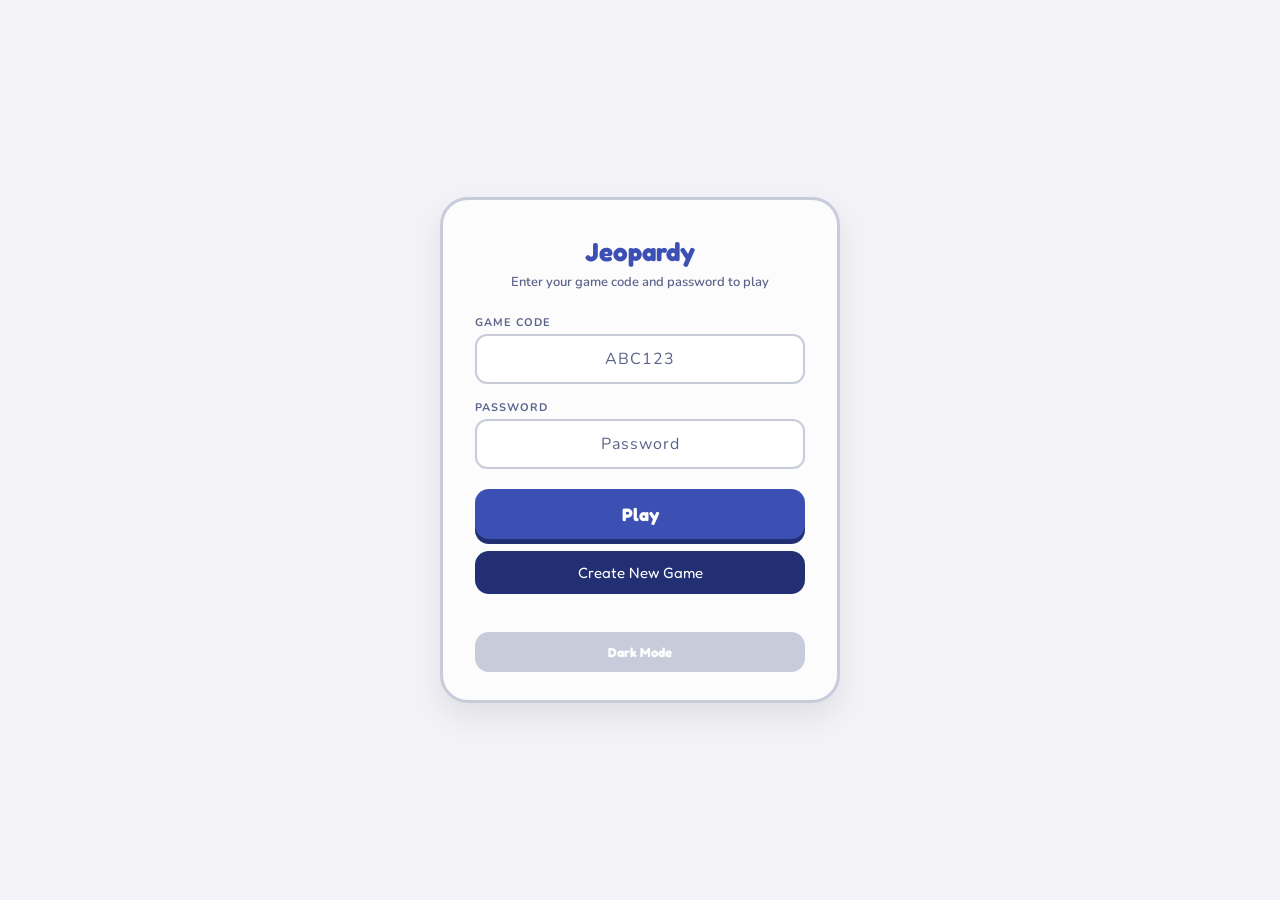
<file: Jeopardy/jeopardy.html>
<!DOCTYPE html>
<html lang="en" class="jeopardy-theme">
<head>
  <meta charset="UTF-8" />
  <meta name="viewport" content="width=device-width, initial-scale=1.0" />
  <title>Jeopardy</title>
  <link href="https://fonts.googleapis.com/css2?family=Fredoka+One&family=Nunito:wght@400;600;700;800&display=swap" rel="stylesheet">
  <link rel="stylesheet" href="../Styles.css">
  <script>
    (function() {
      const saved = localStorage.getItem("jeopardy_theme");
      if (saved === "light" || (!saved && window.matchMedia("(prefers-color-scheme: light)").matches)) {
        document.documentElement.classList.add("light-theme");
      }
    })();
  </script>
</head>
<body>
  <div id="landing">
    <div class="landing-card">
      <h1>Jeopardy</h1>
      <div class="sub">Enter your game code and password to play</div>
      <label>Game Code</label>
      <input type="text" id="inputCode" placeholder="ABC123" maxlength="6" autocomplete="off"
             onkeydown="if(event.key==='Enter')document.getElementById('inputPw').focus()">
      <label>Password</label>
      <input type="password" id="inputPw" placeholder="Password" autocomplete="off"
             onkeydown="if(event.key==='Enter')joinGame()">
      <button class="btn-play" onclick="joinGame()">Play</button>
      <a href="/admin" class="btn-create">Create New Game</a>
      <div class="landing-error" id="landingError"></div>
      <button class="btn-create" onclick="toggleTheme()" style="margin-top:8px;background:var(--border);font-size:13px;" id="landingThemeBtn">Light Mode</button>
    </div>
  </div>

  <div class="app" id="gameUI" style="display:none">
    <header>
      <h1 id="gameTitle">Jeopardy</h1>
      <p class="subtitle">Click a tile, reveal the answer, award points, and mark the clue complete.</p>
      <div class="controls">
        <button class="btn secondary" onclick="leaveGame()">Back</button>
        <button class="btn" onclick="resetBoard()">Reset Board</button>
        <button class="btn secondary" onclick="resetScores()">Reset Scores</button>
        <button class="btn secondary" id="themeToggle" onclick="toggleTheme()">Light Mode</button>
      </div>
    </header>

    <section class="scoreboard" id="scoreboard" aria-label="Scoreboard"></section>

    <main class="board" id="board" aria-label="Jeopardy board"></main>
    <p class="footer-note">Tip: After opening a clue, use the +/- buttons under each team to apply that clue's value.</p>
    <a href="/admin" class="admin-link" title="Edit game data">Admin</a>
  </div>

  <div class="modal-backdrop" id="modalBackdrop" onclick="backdropClose(event)">
    <div class="modal" role="dialog" aria-modal="true" aria-labelledby="modalMeta">
      <div class="modal-meta" id="modalMeta"></div>
      <div class="clue" id="modalQuestion"></div>
      <div class="answer" id="modalAnswer"></div>
      <div class="modal-actions">
        <button class="btn" onclick="showAnswer()">Show Answer</button>
        <button class="btn secondary" onclick="markCompleteAndClose()">Mark Complete</button>
        <button class="btn secondary" onclick="closeModal()">Close</button>
      </div>
    </div>
  </div>

  <div class="modal-backdrop" id="wagerModal">
    <div class="modal wager-modal" role="dialog" aria-modal="true">
      <div class="wager-title" id="wagerTitle">Daily Double!</div>
      <div class="wager-category" id="wagerCategory"></div>
      <label class="wager-label">Place your wager</label>
      <input type="number" id="wagerInput" class="wager-input" min="0" placeholder="0" autocomplete="off">
      <div class="wager-max" id="wagerMax"></div>
      <div class="wager-error" id="wagerError"></div>
      <div class="modal-actions">
        <button class="btn secondary" onclick="cancelWager()">Back</button>
        <button class="btn" onclick="confirmWager()">Lock In</button>
      </div>
    </div>
  </div>

  <script>
  let GAME_CODE = null;
  let GAME_PW = null;

  async function loadGameData(code, pw) {
    const res = await fetch("/api/games/" + encodeURIComponent(code) + "/data?password=" + encodeURIComponent(pw));
    if (!res.ok) return null;
    const data = await res.json();
    if (data.error) return null;
    return data;
  }

  async function joinGame() {
    const code = document.getElementById("inputCode").value.trim().toUpperCase();
    const pw = document.getElementById("inputPw").value.trim();
    const err = document.getElementById("landingError");
    err.textContent = "";

    if (!code) { err.textContent = "Enter a game code"; return; }
    if (!pw) { err.textContent = "Enter a password"; return; }

    const data = await loadGameData(code, pw);
    if (!data) { err.textContent = "Invalid game code or password"; return; }

    GAME_CODE = code;
    GAME_PW = pw;
    localStorage.setItem("jeopardy_game", JSON.stringify({ code, pw }));

    startGame(data);
  }

  function startGame(data) {
    window.GAME_DATA = { categories: data.categories, cards: data.cards };
    window.VALUES = data.values;
    window.TEAM_COUNT = data.teamCount;
    document.getElementById("gameTitle").textContent = data.name || "Jeopardy";

    document.getElementById("landing").classList.add("hidden");
    document.getElementById("gameUI").style.display = "block";

    initGame();
  }

  function leaveGame() {
    localStorage.removeItem("jeopardy_game");
    GAME_CODE = null;
    GAME_PW = null;
    document.getElementById("gameUI").style.display = "none";
    document.getElementById("landing").classList.remove("hidden");
    document.getElementById("inputCode").value = "";
    document.getElementById("inputPw").value = "";
    document.getElementById("landingError").textContent = "";
  }

  (async function() {
    const saved = localStorage.getItem("jeopardy_game") || localStorage.getItem("jeopardy_admin");
    if (!saved) return;
    try {
      const { code, pw } = JSON.parse(saved);
      const data = await loadGameData(code, pw);
      if (!data) { localStorage.removeItem("jeopardy_game"); return; }
      GAME_CODE = code;
      GAME_PW = pw;
      localStorage.setItem("jeopardy_game", JSON.stringify({ code, pw }));
      startGame(data);
    } catch (e) {
      localStorage.removeItem("jeopardy_game");
    }
  })();
  </script>
  <script src="jeopardy.js"></script>
</body>
</html>
</file>
<file: Styles.css>
/* ══════════════════════════════════════════
   1. Reset
   ══════════════════════════════════════════ */
*, *::before, *::after { box-sizing: border-box; margin: 0; padding: 0; }

/* ══════════════════════════════════════════
   2. Home Theme Variables
   ══════════════════════════════════════════ */
:root {
  --bg-page: #f8fafc;
  --text-body: #1e293b;
  --blue-h: 214;
  --blue-s: 21%;
  --blue-l: 46%;
  --nav-bg: hsl(var(--blue-h), var(--blue-s), var(--blue-l));
  --btn-bg: hsl(var(--blue-h), calc(var(--blue-s) + 15%), calc(var(--blue-l) - 12%));
  --btn-hover: hsl(var(--blue-h), calc(var(--blue-s) + 15%), calc(var(--blue-l) - 20%));
  --glow-color: hsla(var(--blue-h), var(--blue-s), var(--blue-l), .4);
  --navbar-height: 60px;
}

/* ══════════════════════════════════════════
   3. Home Dark Theme
   ══════════════════════════════════════════ */
.dark-theme {
  --bg-page: #020617;
  --text-body: #f8fafc;
  --blue-l: 15%;
  --nav-bg: hsl(var(--blue-h), var(--blue-s), var(--blue-l));
  --btn-bg: hsl(var(--blue-h), calc(var(--blue-s) + 10%), calc(var(--blue-l) + 12%));
  --btn-hover: hsl(var(--blue-h), calc(var(--blue-s) + 15%), calc(var(--blue-l) + 20%));
}

/* ══════════════════════════════════════════
   4. Jeopardy Theme Variables
   ══════════════════════════════════════════ */
.jeopardy-theme {
  --cols: 6;

  --blue-h: 230;
  --blue-s: 50%;
  --blue-l: 47%;

  --page-bg: hsl(var(--blue-h), var(--blue-s), 8%);
  --panel-bg: hsl(var(--blue-h), var(--blue-s), 12%);
  --input-bg: hsl(var(--blue-h), calc(var(--blue-s) - 5%), 7%);
  --border: hsl(var(--blue-h), var(--blue-s), 27%);
  --border-light: hsl(var(--blue-h), var(--blue-s), 34%);

  --text: hsl(var(--blue-h), 40%, 91%);
  --text-muted: hsl(var(--blue-h), 28%, 58%);

  --accent: hsl(var(--blue-h), var(--blue-s), var(--blue-l));
  --accent-light: hsl(var(--blue-h), var(--blue-s), calc(var(--blue-l) + 9%));
  --accent-dark: hsl(var(--blue-h), var(--blue-s), calc(var(--blue-l) - 11%));
  --accent-shadow: hsl(var(--blue-h), calc(var(--blue-s) + 4%), calc(var(--blue-l) - 22%));

  --tile-bg-top: hsl(var(--blue-h), calc(var(--blue-s) + 3%), calc(var(--blue-l) - 6%));
  --tile-used-bg: hsla(0, 0%, 100%, 0.06);
  --tile-used-color: hsla(0, 0%, 100%, 0.18);
  --tile-text-color: hsl(0, 0%, 100%);

  --category-bg: hsl(var(--blue-h), calc(var(--blue-s) - 2%), calc(var(--blue-l) - 21%));
  --category-text: hsl(0, 0%, 100%);

  --overlay: hsla(0, 0%, 0%, 0.5);
  --glass: hsla(0, 0%, 100%, 0.08);
  --glass-border: hsla(0, 0%, 100%, 0.15);
  --shadow: 0 14px 30px hsla(0, 0%, 0%, 0.35);

  --secondary-text: hsl(var(--blue-h), 15%, 45%);
  --muted-text: hsl(var(--blue-h), 18%, 49%);
  --card-bg: hsl(var(--blue-h), calc(var(--blue-s) - 8%), 11%);
  --delete-bg: hsla(var(--blue-h), calc(var(--blue-s) - 10%), 30%, 0.4);
  --delete-bg-hover: hsla(var(--blue-h), calc(var(--blue-s) - 10%), 30%, 0.3);
  --hover-accent: hsla(var(--blue-h), calc(var(--blue-s) - 10%), 45%, 0.3);
  --glow-accent: hsla(var(--blue-h), var(--blue-s), var(--blue-l), 0.4);
  --glow-shadow: hsla(var(--blue-h), calc(var(--blue-s) - 10%), 30%, 0.4);
}

/* ══════════════════════════════════════════
   5. Jeopardy Light Theme
   ══════════════════════════════════════════ */
.jeopardy-theme.light-theme {
  --page-bg: hsl(var(--blue-h), 20%, 96%);
  --panel-bg: hsl(var(--blue-h), 25%, 99%);
  --input-bg: hsl(0, 0%, 100%);
  --border: hsl(var(--blue-h), 20%, 82%);
  --border-light: hsl(var(--blue-h), 20%, 75%);

  --text: hsl(var(--blue-h), 30%, 15%);
  --text-muted: hsl(var(--blue-h), 20%, 45%);

  --accent: hsl(var(--blue-h), var(--blue-s), var(--blue-l));
  --accent-light: hsl(var(--blue-h), var(--blue-s), calc(var(--blue-l) + 5%));
  --accent-dark: hsl(var(--blue-h), var(--blue-s), calc(var(--blue-l) - 8%));
  --accent-shadow: hsl(var(--blue-h), calc(var(--blue-s) + 4%), calc(var(--blue-l) - 18%));

  --tile-bg-top: hsl(var(--blue-h), calc(var(--blue-s) + 5%), calc(var(--blue-l) + 10%));
  --tile-used-bg: hsla(0, 0%, 0%, 0.04);
  --tile-used-color: hsla(0, 0%, 0%, 0.2);
  --tile-text-color: hsl(0, 0%, 100%);

  --category-bg: hsl(var(--blue-h), calc(var(--blue-s) - 5%), calc(var(--blue-l) + 15%));
  --category-text: hsl(0, 0%, 100%);

  --overlay: hsla(0, 0%, 0%, 0.3);
  --glass: hsla(var(--blue-h), var(--blue-s), var(--blue-l), 0.06);
  --glass-border: hsla(var(--blue-h), var(--blue-s), var(--blue-l), 0.15);
  --shadow: 0 14px 30px hsla(0, 0%, 0%, 0.08);

  --card-bg: hsl(var(--blue-h), 20%, 97%);
  --delete-bg: hsla(var(--blue-h), 40%, 80%, 0.4);
  --delete-bg-hover: hsla(var(--blue-h), 40%, 75%, 0.3);
  --hover-accent: hsla(var(--blue-h), 40%, 75%, 0.2);
  --glow-accent: hsla(var(--blue-h), var(--blue-s), var(--blue-l), 0.2);
  --glow-shadow: hsla(var(--blue-h), 40%, 70%, 0.2);
}

/* ══════════════════════════════════════════
   6. Global Base
   ══════════════════════════════════════════ */
body {
  font-family: Arial, Helvetica, sans-serif;
  background: var(--bg-page);
  color: var(--text-body);
  min-height: 100vh;
  transition: background .4s, color .4s;
}

.jeopardy-theme body {
  font-family: 'Nunito', 'Segoe UI', sans-serif;
  background: var(--page-bg);
  color: var(--text);
}

button, input, textarea, select { font: inherit; }

/* ══════════════════════════════════════════
   7. Home Navbar
   ══════════════════════════════════════════ */
.nav-bar-wrapper {
  height: var(--navbar-height);
  display: flex;
  justify-content: flex-end;
  align-items: center;
  gap: 15px;
  padding: 0 20px;
}

.nav-background {
  display: flex;
  gap: 5px;
  padding: 5px;
  background: var(--nav-bg);
  border-radius: 18px;
}

.nav-button,
.theme-toggle-btn {
  background: var(--btn-bg);
  color: white;
  border: none;
  border-radius: 16px;
  padding: 10px 16px;
  font-weight: bold;
  cursor: pointer;
  text-decoration: none;
  transition: .3s;
}

.nav-button:hover,
.theme-toggle-btn:hover {
  background: var(--btn-hover);
  box-shadow: 0 0 15px var(--glow-color);
}

/* ══════════════════════════════════════════
   8. Home Main Container
   ══════════════════════════════════════════ */
.hollow-box {
  width: calc(100vw - 20px);
  height: calc(100vh - var(--navbar-height) - 20px);
  margin: 10px auto;
  border: 2px solid var(--btn-bg);
  border-radius: 22px;
  padding: 10px;
}

/* ══════════════════════════════════════════
   9. Home Recipe App Layout
   ══════════════════════════════════════════ */
.recipe-app {
  width: calc(100vw - 20px);
  height: calc(100vh - var(--navbar-height) - 20px);
  margin: 10px auto;
  display: flex;
  border: 2px solid var(--btn-bg);
  border-radius: 22px;
  overflow: hidden;
}

.recipe-sidebar {
  width: 320px;
  display: flex;
  flex-direction: column;
  background: var(--nav-bg);
  padding: 12px;
}

#search {
  width: 100%;
  padding: 12px;
  border: none;
  border-radius: 16px;
  background: var(--bg-page);
  color: var(--text-body);
  margin-bottom: 12px;
}

#recipeList {
  flex: 1;
  overflow-y: auto;
}

.recipe-card {
  background: var(--btn-bg);
  color: white;
  padding: 12px 18px;
  margin-bottom: 10px;
  border-radius: 18px;
  cursor: pointer;
  transition: .25s;
}

.recipe-card:hover {
  background: var(--btn-hover);
  box-shadow: 0 0 15px var(--glow-color);
  transform: translateY(-2px);
}

.recipe-card-title { font-weight: bold; }
.recipe-card-tags { opacity: .8; font-size: .85rem; }

.recipe-main {
  flex: 1;
  padding: 20px;
  overflow-y: auto;
  display: flex;
  flex-direction: column;
}

.recipe-main input,
.recipe-main textarea {
  width: 100%;
  padding: 12px;
  margin-bottom: 14px;
  border: 2px solid var(--btn-bg);
  border-radius: 18px;
  background: var(--bg-page);
  color: var(--text-body);
  font-size: 15px;
  font-family: inherit;
}

.recipe-main textarea { min-height: 150px; resize: vertical; }

.recipe-main input:focus,
.recipe-main textarea:focus {
  outline: none;
  box-shadow: 0 0 15px var(--glow-color);
}

pre {
  white-space: pre-wrap;
  font-family: inherit;
  background: var(--bg-page);
  border: 2px solid var(--btn-bg);
  border-radius: 18px;
  padding: 15px;
}

/* ══════════════════════════════════════════
   10. Home Buttons
   ══════════════════════════════════════════ */
button {
  background: var(--btn-bg);
  color: white;
  border: none;
  border-radius: 18px;
  padding: 12px 18px;
  font-weight: bold;
  cursor: pointer;
  transition: .25s;
}

button:hover {
  background: var(--btn-hover);
  box-shadow: 0 0 15px var(--glow-color);
}

button:active { transform: scale(.96); }

/* ══════════════════════════════════════════
   11. Home File Inputs
   ══════════════════════════════════════════ */
input[type=file] {
  padding: 10px;
  border-radius: 18px;
  border: 2px solid var(--btn-bg);
  background: var(--bg-page);
  color: var(--text-body);
}

input[type=file]::file-selector-button {
  background: var(--btn-bg);
  color: white;
  border: none;
  border-radius: 14px;
  padding: 10px;
  cursor: pointer;
}

/* ══════════════════════════════════════════
   12. Home Edit/View Viewstates
   ══════════════════════════════════════════ */
#viewMode {
  animation: fade .2s ease;
  flex: 1;
  display: flex;
  flex-direction: column;
}

#viewMode.empty { align-items: center; justify-content: center; text-align: center; }
#viewMode:not(.empty) { align-items: flex-start; justify-content: flex-start; text-align: left; }

#editMode { animation: fade .2s ease; }

@keyframes fade { from { opacity: 0; } to { opacity: 1; } }

/* ══════════════════════════════════════════
   13. Home Delete Modal
   ══════════════════════════════════════════ */
.modal-overlay {
  position: fixed; top: 0; left: 0;
  width: 100vw; height: 100vh;
  background: rgba(0, 0, 0, 0.6);
  backdrop-filter: blur(3px);
  display: flex; justify-content: center; align-items: center;
  z-index: 1000;
  opacity: 0; pointer-events: none;
  transition: opacity 0.2s ease;
}

.modal-overlay.active { opacity: 1; pointer-events: auto; }

.modal-overlay .modal-box {
  background: var(--bg-page);
  border: 2px solid var(--btn-bg);
  border-radius: 22px;
  padding: 24px;
  max-width: 400px;
  width: 90%;
  text-align: center;
  box-shadow: 0 10px 25px rgba(0, 0, 0, 0.3);
  transform: scale(0.9);
  transition: transform 0.2s ease;
}

.modal-overlay.active .modal-box { transform: scale(1); }
.modal-overlay .modal-box h3 { margin-top: 0; color: var(--text-body); }
.modal-overlay .modal-box p { color: var(--text-body); opacity: 0.9; margin-bottom: 24px; }

.modal-buttons { display: flex; justify-content: center; gap: 12px; }

.btn-danger { background: #ef4444; }
.btn-danger:hover { background: #dc2626; box-shadow: 0 0 15px rgba(239, 68, 68, 0.4); }

.btn-secondary { background: #64748b; }
.btn-secondary:hover { background: #475569; box-shadow: 0 0 15px rgba(100, 116, 139, 0.4); }

/* ══════════════════════════════════════════
   14. Jeopardy Shared Buttons
   ══════════════════════════════════════════ */
.jeopardy-theme .btn {
  border: 0;
  border-radius: 10px;
  padding: 10px 14px;
  background: var(--accent);
  color: rgba(255,255,255,1);
  font-weight: 700;
  cursor: pointer;
  box-shadow: 0 5px 0 var(--accent-shadow);
  transition: transform .08s ease, box-shadow .08s ease, filter .2s ease;
  display: inline-flex;
  align-items: center;
  gap: 6px;
}
.jeopardy-theme .btn:hover { filter: brightness(1.05); }
.jeopardy-theme .btn:active { transform: translateY(3px); box-shadow: 0 2px 0 var(--accent-shadow); }

.jeopardy-theme .btn.secondary {
  background: var(--panel-bg);
  color: var(--text);
  border: 2px solid var(--border);
  box-shadow: 0 5px 0 rgba(26,26,55,1);
}
.jeopardy-theme .btn.secondary:hover { border-color: var(--border-light); }

/* ══════════════════════════════════════════
   15. Jeopardy Landing Page
   ══════════════════════════════════════════ */
#landing {
  position: fixed; inset: 0; z-index: 100;
  background: var(--page-bg);
  display: flex; align-items: center; justify-content: center;
}
#landing.hidden { display: none; }

.landing-card {
  background: var(--panel-bg); border: 3px solid var(--border);
  border-radius: 28px; padding: 36px 32px 28px;
  width: 100%; max-width: 400px; text-align: center;
  box-shadow: var(--shadow);
  animation: pop 0.3s ease;
}
@keyframes pop { from { transform: scale(0.9); opacity: 0; } to { transform: scale(1); opacity: 1; } }

.landing-card h1 {
  font-family: 'Fredoka One', cursive; font-size: 26px;
  color: var(--accent); margin-bottom: 6px;
}
.landing-card .sub {
  font-size: 13px; color: var(--text-muted); margin-bottom: 24px; font-weight: 600;
}

.landing-card label {
  display: block; font-size: 11px; color: var(--text-muted);
  margin-bottom: 4px; font-weight: 700; text-transform: uppercase;
  letter-spacing: 1px; text-align: left;
}
.landing-card input {
  width: 100%; background: var(--input-bg); border: 2px solid var(--border);
  color: var(--text); padding: 12px 16px; border-radius: 12px;
  font-family: 'Nunito', sans-serif; font-size: 16px; font-weight: 700;
  outline: none; transition: border-color 0.2s;
  margin-bottom: 16px; text-align: center;
  letter-spacing: 3px;
}
.landing-card input:focus { border-color: var(--accent); }
.landing-card input::placeholder { letter-spacing: 1px; font-weight: 400; color: var(--text-muted); }

.landing-card .btn-play {
  width: 100%; border: none; padding: 14px; border-radius: 14px;
  background: var(--accent);
  color: rgba(255,255,255,1); font-family: 'Fredoka One', cursive; font-size: 18px;
  cursor: pointer; box-shadow: 0 5px 0 var(--accent-shadow);
  transition: all 0.15s; margin-top: 4px;
}
.landing-card .btn-play:hover { filter: brightness(1.08); }
.landing-card .btn-play:active { box-shadow: 0 2px 0 var(--accent-shadow); transform: translateY(3px); }

.landing-error {
  color: var(--accent); font-weight: 700; font-size: 13px;
  margin-top: 12px; min-height: 18px;
}

.btn-create {
  width: 100%; border: none; padding: 12px; border-radius: 14px;
  background: var(--accent-shadow);
  color: rgba(255,255,255,1); font-family: 'Fredoka One', cursive; font-size: 15px;
  cursor: pointer; box-shadow: 0 5px 0 var(--panel-bg);
  transition: all 0.15s; margin-top: 12px;
  text-decoration: none; display: block; text-align: center;
}
.btn-create:hover { filter: brightness(1.1); }
.btn-create:active { box-shadow: 0 2px 0 var(--panel-bg); transform: translateY(3px); }

/* ══════════════════════════════════════════
   16. Jeopardy Game Board
   ══════════════════════════════════════════ */
.app { max-width: 1280px; margin: 0 auto; padding: 24px; }

header { text-align: center; margin-bottom: 20px; }

.app h1 {
  margin: 0;
  font-size: clamp(2rem, 5vw, 3rem);
  color: var(--accent);
  letter-spacing: 2px;
  text-shadow: 3px 3px 0 rgba(0,0,0,0.3);
}

.subtitle {
  color: var(--text-muted);
  margin: 8px 0 18px;
  font-size: 1.05rem;
}

.controls {
  display: flex;
  flex-wrap: wrap;
  justify-content: center;
  gap: 10px;
  margin: 14px 0 24px;
}

.scoreboard {
  display: grid;
  grid-template-columns: repeat(auto-fit, minmax(220px, 1fr));
  gap: 12px;
  margin-bottom: 22px;
}

.team {
  background: var(--glass);
  border: 2px solid var(--glass-border);
  border-radius: 16px;
  padding: 12px;
  box-shadow: var(--shadow);
  backdrop-filter: blur(5px);
}

.team-top { display: flex; align-items: center; gap: 8px; margin-bottom: 10px; }
.team-name {
  width: 100%;
  background: var(--input-bg);
  border: 2px solid var(--border);
  border-radius: 8px;
  padding: 8px;
  color: var(--text);
  font-weight: 700;
}
.team-name:focus { border-color: var(--accent); outline: none; }

.score {
  font-size: 2rem;
  font-weight: 900;
  color: var(--accent-light);
  text-align: center;
  margin: 4px 0 10px;
}
.score-buttons { display: flex; gap: 8px; justify-content: center; }
.score-buttons button { min-width: 44px; }

.board {
  display: grid;
  grid-template-columns: repeat(var(--cols), 1fr);
  gap: 8px;
  background: rgba(0,0,0,0.3);
  padding: 8px;
  border-radius: 10px;
  box-shadow: var(--shadow);
}

.category {
  background: var(--category-bg);
  min-height: 92px;
  display: flex;
  align-items: center;
  justify-content: center;
  text-align: center;
  padding: 10px;
  border-radius: 6px;
  color: var(--category-text);
  font-size: clamp(.8rem, 1.3vw, 1.05rem);
  font-weight: 900;
  text-transform: uppercase;
  line-height: 1.15;
  border: 2px solid color-mix(in srgb, var(--category-bg) 10%, var(--tile-bg-top));
}

.tile {
  min-height: 95px;
  border: 0;
  border-radius: 6px;
  background: var(--tile-bg-top);
  color: var(--tile-text-color);
  font-size: clamp(1.65rem, 3vw, 3rem);
  font-weight: 900;
  cursor: pointer;
  text-shadow: 2px 2px 0 rgba(0,0,0,0.3);
  border: 2px solid color-mix(in srgb, var(--tile-bg-top) 10%, var(--category-bg));
  transition: transform .12s ease, filter .12s ease, opacity .2s ease;
}

.tile:hover { transform: scale(1.03); filter: brightness(1.08); }
.tile.empty {
  background: rgba(255,255,255,0.03);
  border: 2px dashed rgba(255,255,255,0.08);
  cursor: default;
  opacity: 0.3;
}
.tile.empty:hover { transform: none; filter: none; }
.tile.used {
  color: var(--tile-used-color);
  background: var(--tile-used-bg);
  border-color: rgba(255,255,255,0.05);
  cursor: default;
  text-shadow: none;
}
.tile.used:hover { transform: none; filter: none; }

.footer-note {
  text-align: center;
  color: var(--text-muted);
  margin-top: 18px;
  font-size: .9rem;
}

.admin-link {
  position: fixed;
  bottom: 14px;
  right: 14px;
  background: var(--glass);
  color: var(--text-muted);
  text-decoration: none;
  font-size: 11px;
  padding: 5px 10px;
  border-radius: 4px;
  border: 1px solid var(--glass-border);
  transition: all 0.2s;
}
.admin-link:hover {
  background: var(--accent);
  color: rgba(255,255,255,1);
  border-color: var(--accent);
}

/* ══════════════════════════════════════════
   17. Jeopardy Game Modal
   ══════════════════════════════════════════ */
.modal-backdrop {
  position: fixed; inset: 0;
  background: var(--overlay);
  backdrop-filter: blur(4px);
  display: none; align-items: center; justify-content: center;
  padding: 24px; z-index: 20;
}

.modal-backdrop.show { display: flex; }

.modal {
  max-width: 920px; width: 100%;
  background: var(--panel-bg);
  border: 4px solid var(--accent);
  border-radius: 18px;
  padding: clamp(18px, 4vw, 38px);
  box-shadow: 0 30px 80px rgba(0,0,0,0.6);
  text-align: center;
}

.modal-meta {
  color: var(--accent-light);
  font-weight: 900;
  text-transform: uppercase;
  letter-spacing: 1px;
  margin-bottom: 18px;
}

.clue {
  font-size: clamp(1.45rem, 3.3vw, 2.7rem);
  line-height: 1.22;
  font-weight: 800;
  margin: 18px 0 26px;
  color: var(--text);
}

.answer {
  display: none;
  background: var(--input-bg);
  border: 2px solid var(--border);
  border-radius: 14px;
  padding: 18px;
  margin: 16px 0;
  color: var(--accent-light);
  font-size: clamp(1.1rem, 2.1vw, 1.7rem);
  line-height: 1.3;
  font-weight: 800;
}

.answer.show { display: block; }
.modal-actions { display: flex; flex-wrap: wrap; justify-content: center; gap: 10px; margin-top: 20px; }

.wager-modal { max-width: 420px; text-align: center; }
.wager-title {
  font-family: 'Fredoka One', cursive; font-size: 28px;
  color: var(--accent); text-shadow: 2px 2px 0 rgba(0,0,0,0.3);
  margin-bottom: 4px;
}
.wager-category {
  color: var(--text-muted); font-weight: 700; font-size: 14px;
  text-transform: uppercase; letter-spacing: 1px; margin-bottom: 24px;
}
.wager-label {
  display: block; font-size: 12px; color: var(--text-muted);
  text-transform: uppercase; letter-spacing: 1px; font-weight: 700;
  margin-bottom: 8px;
}
.wager-input {
  width: 100%;
  background: var(--input-bg);
  border: 3px solid var(--accent);
  border-radius: 14px;
  padding: 16px;
  color: var(--text);
  font-size: 32px;
  font-weight: 900;
  text-align: center;
  letter-spacing: 2px;
  outline: none;
  font-family: 'Fredoka One', cursive;
  margin-bottom: 8px;
  transition: border-color 0.2s;
}
.wager-input:focus { border-color: var(--accent-light); }
.wager-max { color: var(--text-muted); font-size: 13px; margin-bottom: 4px; }
.wager-error {
  color: var(--accent); font-weight: 700; font-size: 13px;
  min-height: 20px; margin-bottom: 8px;
}

/* ══════════════════════════════════════════
   18. Jeopardy Admin Panel
   ══════════════════════════════════════════ */
.admin-page { padding: 0; }

.admin-page .header {
  background: var(--accent);
  padding: 18px 28px;
  display: flex;
  align-items: center;
  gap: 16px;
  box-shadow: 0 4px 20px var(--glow-accent);
}
.admin-page .header h1 {
  font-family: 'Fredoka One', cursive;
  font-size: 24px;
  color: rgba(255,255,255,1);
  text-shadow: 2px 2px 0 rgba(0,0,0,0.2);
}
.admin-page .header .back {
  margin-left: auto;
  color: rgba(255,255,255,0.8);
  text-decoration: none;
  font-weight: 700;
  font-size: 13px;
  padding: 8px 16px;
  border-radius: 20px;
  background: rgba(255,255,255,0.15);
  transition: all 0.2s;
  border: none;
  box-shadow: none;
}
.admin-page .header .back:hover { background: rgba(255,255,255,0.25); color: rgba(255,255,255,1); }

#toast {
  position: fixed; top: 20px; right: 24px; z-index: 200; pointer-events: none;
  padding: 12px 24px; border-radius: 30px; font-weight: 800; font-size: 14px;
  opacity: 0; transform: translateY(-10px); transition: all 0.3s;
}
#toast.show { opacity: 1; transform: translateY(0); }
#toast.ok { background: var(--accent); color: rgba(255,255,255,1); box-shadow: 0 4px 16px var(--glow-accent); }
#toast.err { background: var(--accent-shadow); color: var(--text); box-shadow: 0 4px 16px var(--delete-bg); }

.admin-page .container { max-width: 960px; margin: 0 auto; padding: 28px 20px; }

.bubble {
  background: var(--panel-bg);
  border: 3px solid var(--border);
  border-radius: 24px;
  padding: 22px 24px;
  margin-bottom: 22px;
  box-shadow: 0 6px 24px rgba(0,0,0,0.3);
}
.bubble-title {
  font-family: 'Fredoka One', cursive;
  font-size: 16px;
  color: var(--accent);
  margin-bottom: 14px;
  display: flex;
  align-items: center;
  gap: 10px;
}

.admin-page label {
  display: block; font-size: 11px; color: var(--text-muted);
  margin-bottom: 4px; font-weight: 700; text-transform: uppercase;
  letter-spacing: 1px;
}
.admin-page input[type="text"],
.admin-page input[type="number"],
.admin-page textarea,
.admin-page select {
  width: 100%; background: var(--input-bg); border: 2px solid var(--border);
  color: var(--text); padding: 10px 14px; border-radius: 12px;
  font-family: 'Nunito', sans-serif; font-size: 14px;
  outline: none; transition: border-color 0.2s;
}
.admin-page input:focus,
.admin-page textarea:focus,
.admin-page select:focus { border-color: var(--accent); }
.admin-page textarea { resize: vertical; min-height: 60px; line-height: 1.5; }
.admin-page select {
  cursor: pointer; appearance: none;
  background-image: url("data:image/svg+xml,%3Csvg xmlns='http://www.w3.org/2000/svg' width='12' height='8'%3E%3Cpath d='M1 1l5 5 5-5' stroke='%237882af' stroke-width='2' fill='none'/%3E%3C/svg%3E");
  background-repeat: no-repeat; background-position: right 12px center;
  padding-right: 32px;
}
.admin-page select option { background: var(--input-bg); color: var(--text); }

.settings-row { display: flex; gap: 16px; align-items: flex-end; flex-wrap: wrap; }
.settings-row > div { min-width: 140px; }
.settings-row input[type="number"] { width: 100px; text-align: center; }

.admin-page .btn-save {
  background: var(--accent);
  color: rgba(255,255,255,1); box-shadow: 0 4px 0 var(--accent-dark);
}
.admin-page .btn-save:hover { filter: brightness(1.08); }
.admin-page .btn-save:active { box-shadow: 0 2px 0 var(--accent-dark); transform: translateY(2px); }

.admin-page .btn-discard {
  background: var(--border); color: var(--secondary-text);
  box-shadow: 0 4px 0 var(--accent-shadow);
}
.admin-page .btn-discard:hover { background: var(--border-light); }
.admin-page .btn-discard:active { box-shadow: 0 2px 0 var(--accent-shadow); transform: translateY(2px); }

.admin-page .btn-add {
  background: var(--accent);
  color: rgba(255,255,255,1); box-shadow: 0 4px 0 var(--accent-dark);
  font-size: 13px; padding: 8px 16px; border-radius: 16px;
}
.admin-page .btn-add:hover { filter: brightness(1.08); }
.admin-page .btn-add:active { box-shadow: 0 2px 0 var(--accent-dark); transform: translateY(2px); }

.admin-page .btn-add-big {
  background: linear-gradient(135deg, var(--accent), var(--accent-dark));
  color: rgba(255,255,255,1); box-shadow: 0 4px 0 var(--accent-shadow);
  padding: 14px 24px; border-radius: 18px; font-size: 15px;
  width: 100%; justify-content: center;
}
.admin-page .btn-add-big:hover { filter: brightness(1.08); }
.admin-page .btn-add-big:active { box-shadow: 0 2px 0 var(--accent-shadow); transform: translateY(2px); }

.btn-remove-cat {
  background: transparent; color: var(--accent-light); font-size: 12px;
  padding: 6px 12px; border-radius: 10px; box-shadow: none;
}
.btn-remove-cat:hover { background: var(--hover-accent); }

.btn-back {
  background: var(--border); color: var(--secondary-text); box-shadow: 0 4px 0 var(--accent-shadow);
  font-size: 13px; padding: 8px 16px; border-radius: 16px;
}
.btn-back:hover { background: var(--border-light); }

.btn-delete-game {
  background: var(--delete-bg); color: var(--accent-light); box-shadow: none;
  font-size: 12px; padding: 6px 12px; border-radius: 10px;
}
.btn-delete-game:hover { background: var(--accent-shadow); color: rgba(255,255,255,1); }

.actions { display: flex; gap: 12px; justify-content: flex-end; padding: 10px 0 40px; }

.cat-card {
  background: var(--card-bg); border: 2px solid var(--border);
  border-radius: 20px; padding: 18px 20px; margin-bottom: 16px;
  transition: border-color 0.2s;
}
.cat-card:hover { border-color: var(--border-light); }

.cat-header { display: flex; align-items: center; gap: 12px; margin-bottom: 14px; }
.cat-header .cat-color { width: 14px; height: 14px; border-radius: 50%; flex-shrink: 0; }
.cat-header input {
  flex: 1; background: transparent; border: none; border-bottom: 2px solid var(--border);
  color: var(--accent); font-family: 'Fredoka One', cursive; font-size: 18px;
  padding: 4px 0; border-radius: 0;
}
.cat-header input:focus { border-bottom-color: var(--accent); }
.cat-actions { display: flex; gap: 6px; margin-left: auto; }

.q-row {
  display: grid; grid-template-columns: 30px 90px 1fr 1fr 40px 40px;
  gap: 10px; align-items: start; margin-bottom: 10px;
  background: var(--input-bg); border-radius: 14px; padding: 12px;
  border: 1px solid var(--accent-shadow);
  transition: opacity 0.2s, transform 0.2s;
}
.q-row.dragging { opacity: 0.4; transform: scale(0.98); }
.q-row.drag-over { border-color: var(--accent); box-shadow: 0 0 0 2px var(--glow-accent); }
.q-row .pos-badge {
  width: 36px; height: 36px; border-radius: 10px;
  background: var(--accent); color: rgba(255,255,255,1);
  font-family: 'Fredoka One', cursive; font-size: 13px;
  display: flex; align-items: center; justify-content: center;
  margin-top: 18px; flex-shrink: 0;
}
.q-row .drag-handle {
  cursor: grab; color: var(--muted-text); font-size: 16px;
  display: flex; align-items: center; justify-content: center;
  margin-top: 18px; user-select: none; letter-spacing: -2px;
}
.q-row .drag-handle:active { cursor: grabbing; }
.q-row textarea { min-height: 42px; font-size: 13px; padding: 10px 12px; }
.q-row .q-label {
  font-size: 10px; color: var(--text-muted); text-transform: uppercase;
  letter-spacing: 1px; font-weight: 700; margin-bottom: 4px;
}
.q-col { display: flex; flex-direction: column; }
.btn-del-q {
  width: 36px; height: 36px; border-radius: 10px; border: none;
  background: var(--glow-shadow); color: var(--accent-light); cursor: pointer;
  font-size: 18px; display: flex; align-items: center; justify-content: center;
  margin-top: 22px; transition: all 0.15s;
}
.btn-del-q:hover { background: var(--accent-shadow); color: rgba(255,255,255,1); }

.empty-state {
  text-align: center; color: var(--muted-text); padding: 50px 20px;
  font-size: 15px; font-weight: 600;
}
.empty-state .big-emoji { font-size: 48px; margin-bottom: 12px; }

.error-banner {
  background: var(--accent-shadow); color: rgba(255,255,255,1); padding: 14px 20px;
  border-radius: 12px; margin-bottom: 20px; font-weight: 600;
  text-align: center; line-height: 1.5;
}

.game-list-item {
  background: var(--card-bg); border: 2px solid var(--border);
  border-radius: 16px; padding: 14px 18px; margin-bottom: 10px;
  display: flex; align-items: center; gap: 14px;
  transition: border-color 0.2s;
}
.game-list-item:hover { border-color: var(--border-light); }
.game-list-item .game-code {
  font-family: 'Fredoka One', cursive; font-size: 20px;
  color: var(--accent); letter-spacing: 2px;
}
.game-list-item .game-name { font-weight: 700; font-size: 15px; flex: 1; }
.game-list-item .game-date { font-size: 11px; color: var(--muted-text); }
.game-list-item .game-actions { display: flex; gap: 8px; margin-left: auto; }

.create-row {
  display: flex; gap: 10px; align-items: flex-end; flex-wrap: wrap;
}
.create-row > div { min-width: 150px; }
.create-row .pw-row { display: flex; gap: 8px; align-items: flex-end; }
.create-row .pw-row > div { flex: 1; }
.btn-gen {
  background: var(--border); color: var(--accent); border: none;
  padding: 10px 14px; border-radius: 12px; cursor: pointer;
  font-family: 'Nunito', sans-serif; font-weight: 800; font-size: 13px;
  white-space: nowrap; transition: all 0.15s;
}
.btn-gen:hover { background: var(--border-light); }

.admin-page .modal-bg {
  display: none; position: fixed; inset: 0; z-index: 300;
  background: rgba(0,0,0,0.6); backdrop-filter: blur(4px);
  align-items: center; justify-content: center; padding: 20px;
}
.admin-page .modal-bg.open { display: flex; }

.admin-page .modal-box {
  background: var(--panel-bg); border: 3px solid var(--accent);
  border-radius: 24px; padding: 28px 28px 22px;
  width: 100%; max-width: 420px;
  box-shadow: 0 20px 60px rgba(0,0,0,0.5);
  animation: modalPop 0.2s ease;
}
@keyframes modalPop {
  from { transform: scale(0.9); opacity: 0; }
  to { transform: scale(1); opacity: 1; }
}
.admin-page .modal-box h2 {
  font-family: 'Fredoka One', cursive; color: var(--accent);
  font-size: 18px; margin-bottom: 16px;
}
.admin-page .modal-box input { margin-bottom: 18px; }
.modal-btns { display: flex; gap: 10px; justify-content: flex-end; }
.modal-btns .btn-cancel {
  background: var(--border); color: var(--secondary-text); box-shadow: 0 4px 0 var(--accent-shadow);
}
.modal-btns .btn-cancel:hover { background: var(--border-light); }
.modal-btns .btn-confirm {
  background: var(--accent);
  color: rgba(255,255,255,1); box-shadow: 0 4px 0 var(--accent-dark);
}
.modal-btns .btn-confirm:hover { filter: brightness(1.08); }

.pill-0 { background: var(--accent); }  .pill-1 { background: var(--accent); }
.pill-2 { background: var(--accent); }  .pill-3 { background: rgba(79,195,247,1); }
.pill-4 { background: rgba(206,147,216,1); }  .pill-5 { background: rgba(255,138,101,1); }
.pill-6 { background: rgba(128,203,196,1); }  .pill-7 { background: var(--accent); }
.pill-8 { background: rgba(102,187,106,1); }  .pill-9 { background: var(--accent); }

/* ══════════════════════════════════════════
   19. Mobile — Home
   ══════════════════════════════════════════ */
@media (max-width: 768px) {
  body { padding: 0; overflow: hidden; }

  .nav-bar-wrapper {
    justify-content: space-between; gap: 6px;
    padding: 6px 12px; height: var(--navbar-height);
    background: var(--nav-bg);
  }

  .nav-background { background: transparent; padding: 0; gap: 2px; }

  .nav-button, .theme-toggle-btn {
    padding: 6px 10px; font-size: .8rem; border-radius: 10px;
  }
  .theme-toggle-btn { order: -1; }

  .hollow-box {
    width: 100vw; height: calc(100vh - var(--navbar-height));
    margin: 0; padding: 12px; border: none; border-radius: 0;
  }

  .recipe-app {
    flex-direction: column;
    width: 100vw; height: calc(100vh - var(--navbar-height));
    margin: 0; border: none; border-radius: 0;
  }

  .recipe-sidebar {
    width: 100%; flex-direction: column; align-items: flex-start;
    gap: 10px; padding: 10px 12px; max-height: none;
    overflow-y: visible; border-bottom: 1px solid var(--btn-bg);
  }

  #search { margin-bottom: 0; padding: 10px; }

  #recipeList {
    display: flex; flex-direction: row; flex-wrap: nowrap;
    width: 100%; overflow-x: auto; gap: 8px; padding-bottom: 6px;
  }

  .recipe-card {
    min-width: 100px; flex-shrink: 0; margin-bottom: 0;
    padding: 8px 10px; font-size: .85rem;
  }

  .recipe-sidebar > button { align-self: flex-end; margin-top: 2px; }

  .recipe-main { padding: 12px; }
  .recipe-main textarea { min-height: 100px; }

  pre { padding: 10px; font-size: .85rem; }

  button { padding: 10px 14px; font-size: .85rem; }

  input[type=file] { max-width: 100%; }

  #editMode, #viewMode { padding: 0; }
}

@media (max-width: 480px) {
  .nav-bar-wrapper { padding: 4px 10px; }
  .nav-button, .theme-toggle-btn { padding: 5px 8px; font-size: .75rem; }
  .hollow-box { padding: 8px; }
  .recipe-sidebar { padding: 8px 10px; gap: 8px; }
  .recipe-card { min-width: 80px; padding: 6px 8px; font-size: .8rem; }
  .recipe-main { padding: 8px; }
  .recipe-main input, .recipe-main textarea { padding: 10px; font-size: 14px; }
}

/* ══════════════════════════════════════════
   20. Mobile — Jeopardy Game
   ══════════════════════════════════════════ */
@media (max-width: 850px) {
  .app { padding: 12px; }
  .board { gap: 5px; padding: 5px; }
  .category { min-height: 74px; font-size: .62rem; padding: 5px; }
  .tile { min-height: 72px; font-size: 1.25rem; }
}

@media (max-width: 600px) {
  .app { padding: 8px; }

  header { margin-bottom: 14px; }
  .app h1 { font-size: 1.6rem; letter-spacing: 1px; }
  .subtitle { font-size: .85rem; margin: 6px 0 12px; }

  .controls { gap: 8px; margin: 10px 0 16px; }
  .controls .btn { padding: 8px 12px; font-size: 12px; border-radius: 8px; }

  .scoreboard {
    grid-template-columns: 1fr 1fr;
    gap: 8px;
    margin-bottom: 14px;
  }
  .team { padding: 10px; border-radius: 12px; }
  .team-name { font-size: 12px; padding: 6px 8px; }
  .score { font-size: 1.5rem; margin: 2px 0 6px; }
  .score-buttons { gap: 6px; }
  .score-buttons button { min-width: 40px; padding: 6px 10px; font-size: 13px; }

  .board { gap: 3px; padding: 3px; border-radius: 6px; }
  .category { min-height: 52px; font-size: .5rem; padding: 4px; border-radius: 4px; letter-spacing: 0; }
  .tile { min-height: 52px; font-size: 1rem; border-radius: 4px; text-shadow: 1px 1px 0 rgba(0,0,0,0.3); }
  .tile:hover { transform: none; }

  .modal-backdrop { padding: 12px; }
  .modal { padding: 16px; border-radius: 14px; border-width: 3px; }
  .modal-meta { font-size: .75rem; margin-bottom: 12px; }
  .clue { font-size: 1.1rem; margin: 12px 0 16px; }
  .answer { font-size: 1rem; padding: 14px; }
  .modal-actions { gap: 8px; }
  .modal-actions .btn { padding: 8px 14px; font-size: 13px; }

  .wager-modal { padding: 16px; }
  .wager-title { font-size: 22px; }
  .wager-input { font-size: 26px; padding: 12px; }

  .footer-note { font-size: .75rem; margin-top: 12px; }
  .admin-link { bottom: 8px; right: 8px; font-size: 10px; padding: 4px 8px; }
}

@media (max-width: 380px) {
  .scoreboard { grid-template-columns: 1fr; }
  .team { padding: 8px; }
  .score { font-size: 1.3rem; }
}

/* ══════════════════════════════════════════
   21. Mobile — Jeopardy Admin
   ══════════════════════════════════════════ */
@media (max-width: 700px) {
  .admin-page .header { padding: 14px 16px; gap: 10px; flex-wrap: wrap; }
  .admin-page .header h1 { font-size: 18px; }
  .admin-page .header .back { font-size: 12px; padding: 6px 12px; }

  .admin-page .container { padding: 16px 12px; }
  .bubble { padding: 16px 14px; border-radius: 18px; margin-bottom: 16px; }
  .bubble-title { font-size: 14px; margin-bottom: 10px; }

  .create-row { flex-direction: column; gap: 10px; }
  .create-row > div { min-width: 0; width: 100%; }
  .pw-row { flex-direction: column; }
  .pw-row > div { width: 100%; }

  .settings-row { flex-direction: column; gap: 10px; }
  .settings-row > div { min-width: 0; width: 100%; }
  .settings-row input[type="number"] { width: 100%; text-align: left; }

  .q-row {
    grid-template-columns: 36px 1fr;
    grid-template-rows: auto auto auto auto;
    gap: 8px;
    padding: 14px 12px;
  }
  .q-row .drag-handle { grid-column: 1; grid-row: 1; margin-top: 0; }
  .q-row .pos-badge { grid-column: 2; grid-row: 1; justify-self: end; margin-top: 0; }
  .q-row .q-col:nth-child(3) { grid-column: 1 / -1; }
  .q-row .q-col:nth-child(4) { grid-column: 1 / -1; }
  .q-row .q-col:nth-child(5) { grid-column: 1; grid-row: 5; align-items: flex-start; }
  .q-row .btn-del-q { grid-column: 2; grid-row: 5; margin-top: 0; justify-self: end; }
  .q-row textarea { min-height: 56px; font-size: 14px; }
  .q-row .q-label { font-size: 9px; }

  .cat-header { flex-wrap: wrap; gap: 8px; }
  .cat-header input { font-size: 15px; }
  .cat-actions { width: 100%; justify-content: flex-end; }

  .game-list-item { flex-wrap: wrap; gap: 10px; padding: 12px 14px; }
  .game-list-item .game-code { font-size: 16px; }
  .game-list-item .game-name { font-size: 13px; width: 100%; }
  .game-list-item .game-actions { width: 100%; justify-content: flex-end; }

  .actions { flex-direction: column; gap: 10px; padding: 8px 0 30px; }
  .actions .btn { width: 100%; justify-content: center; }

  .admin-page .modal-box { padding: 20px 16px; border-radius: 18px; }
  .admin-page .modal-box h2 { font-size: 16px; }
}
</file>
